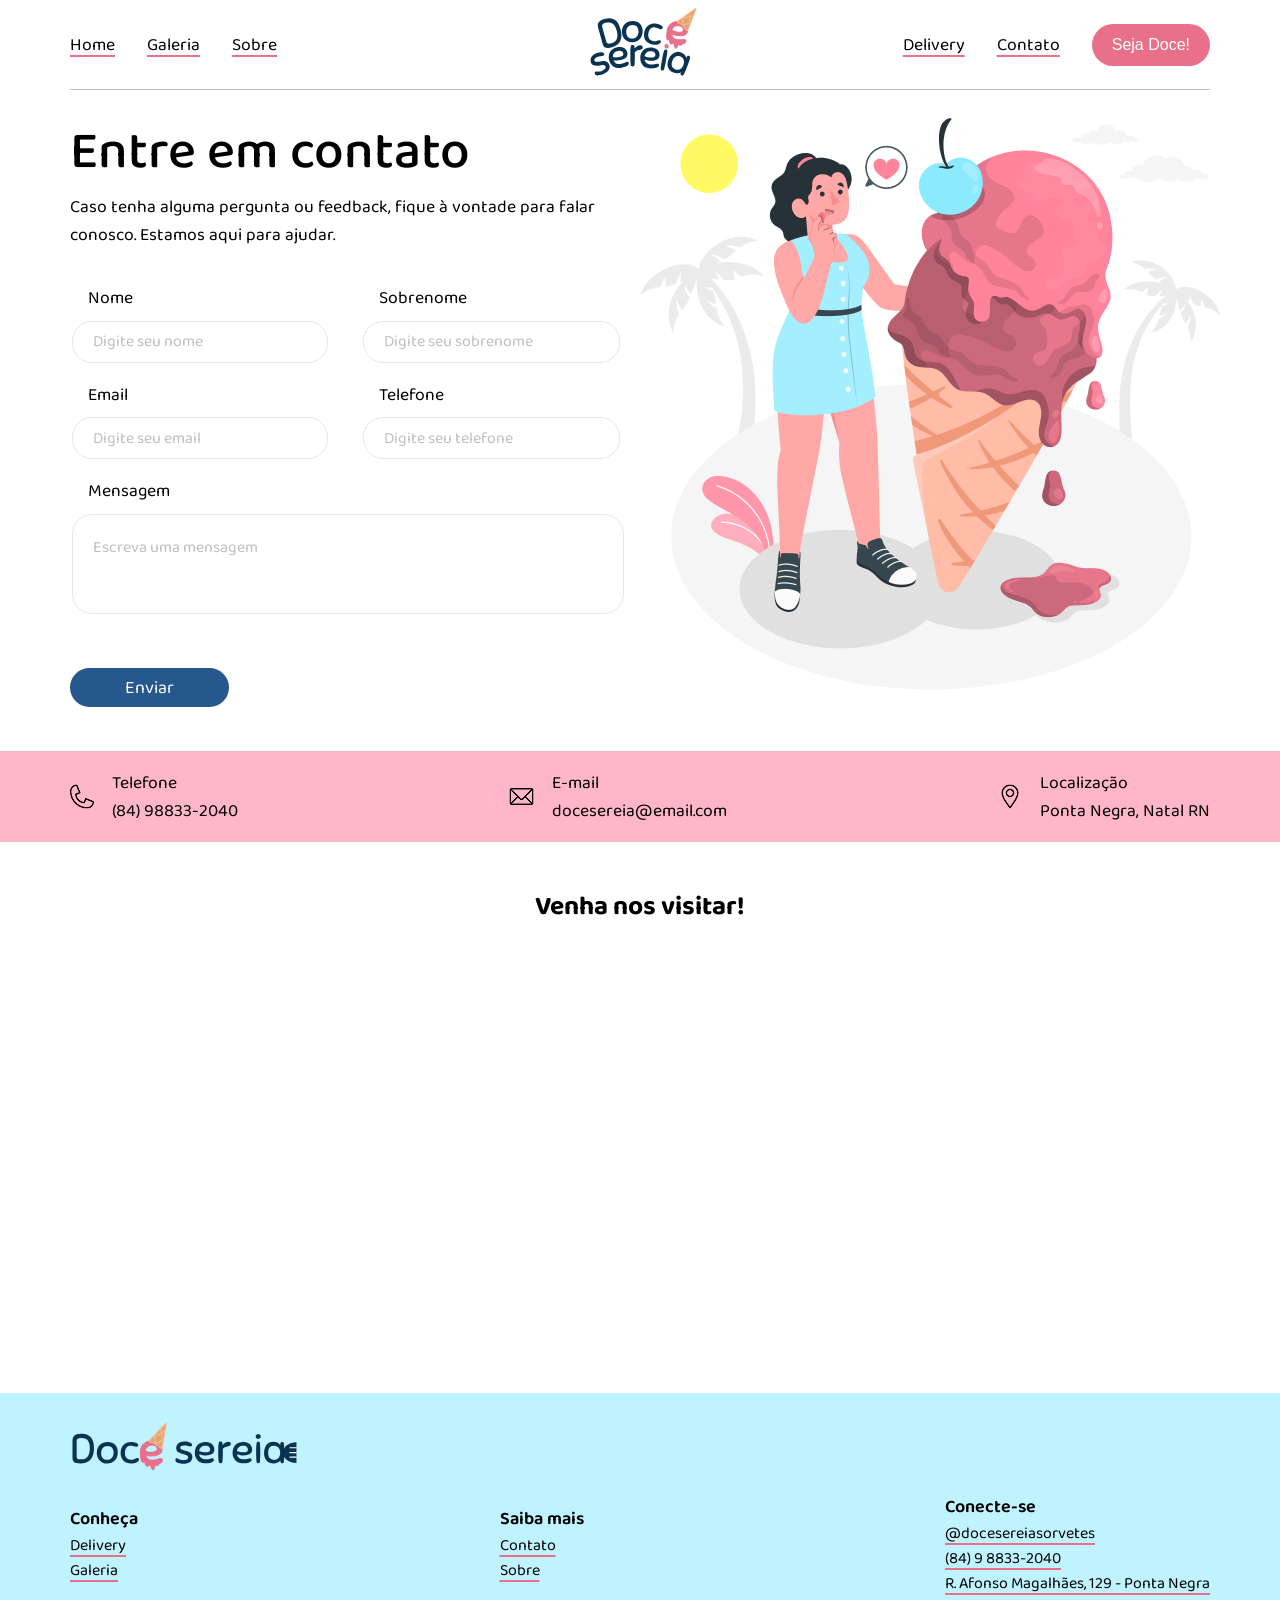
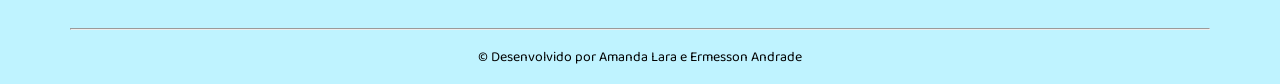
<file: contact.html>
<!DOCTYPE html>
<html lang="pt-br">
<head>
    <meta charset="UTF-8">
    <meta name="viewport" content="width=device-width, initial-scale=1.0">
    <title>Contato</title>
    <link rel="shortcut icon" href="assets/icons/favicon.png" type="image/x-icon">
    <link rel="stylesheet" href="styles/main.css">
    <link rel="stylesheet" href="https://cdnjs.cloudflare.com/ajax/libs/font-awesome/5.15.4/css/all.min.css">
    <link rel="stylesheet" href="styles/contact.css">
    <script src="scripts/main.js"></script>
</head>
<body>
    <header class="">
        <div class="header-desktop container flex-row">
            <nav class="nav-header">
                <ul class="flex-row">
                    <li>
                        <a class="pink-underline" href="index.html">Home</a>
                    </li>
                    <li>
                        <a class="pink-underline" href="gallery.html">Galeria</a>
                    </li>
                    <li>
                        <a class="pink-underline" href="about.html">Sobre</a>
                    </li>
                </ul>
            </nav>

            <figure class="logo-header">
                <a href="index.html">
                    <img src="assets/vectors/logo-vertical.svg" alt="Logo vertical da Doce Sereia">
                </a>
            </figure>
            <nav class="nav-header flex-row">
                <ul class="flex-row">
                    <li>
                        <a class="pink-underline" href="delivery.html">Delivery</a>
                    </li>
                    <li>
                        <a class="pink-underline" href="contact.html">Contato</a>
                    </li>
                </ul>

                <button class="seja-doce-button">
                    <a href="register.html">Seja Doce!</a>
                </button>
            </nav>
        </div>
        <div class="header-mobile">
            <figure class="logo-header-mobile">
                <img src="assets/vectors/logo-horizontal.svg" alt="">
            </figure>

            <div class="dropdown">
                <button class="dropbtn">
                    <i class="fa fa-bars"></i>
                </button>
                <div class="dropdown-content">
                    <a href="index.html">Home</a>
                    <a href="gallery.html">Galeria</a>
                    <a href="about.html">Sobre</a>
                    <a href="delivery.html">Delivery</a>
                    <a href="contact.html">Contato</a>
                    <a href="register.html">Seja Doce</a>
                </div>
            </div>
        </div>
    </header>

    <main>
        <div class="first-section container">
            <div class="contato">
                <h1>Entre em contato</h1>
                <p>Caso tenha alguma pergunta ou feedback, fique à vontade para falar conosco. Estamos aqui para ajudar. </p>
                <form class="contact-form" action="#">
                    <label for="nome">Nome
                        <input type="text" id="nome" placeholder="Digite seu nome">
                    </label>
                    <label for="sobrenome">Sobrenome
                        <input type="text" id="sobrenome" placeholder="Digite seu sobrenome">
                    </label>
                    <label for="email">Email
                        <input type="email" id="email" placeholder="Digite seu email">
                    </label>
                    <label for="telefone">Telefone
                        <input type="text" id="Digite seu telefone" placeholder="Digite seu telefone">
                    </label>
                    <label for="mensagem">Mensagem
                        <textarea id="mensagem" placeholder="Escreva uma mensagem"></textarea><br>
                    </label>
                    <input type="submit" id="enviar" value="Enviar"> 
                </form>
            </div>
            <figure class="vector1"><img src="assets/others/image_contact.png" alt="figura"></figure>
        </div>

        <div class="box2">
            <div class="box2_part">
                <img src="assets/icons/Phone.png" alt="Ícone de telefone">
                <p>Telefone<br>(84) 98833-2040</p>
            </div>
            <div class="box2_part">
                <img src="assets/icons/Email.png" alt="Ícone de email">
                <p>E-mail<br>docesereia@email.com</p>
            </div>
            <div class="box2_part">
                <img src="assets/icons/Location.png" alt="Ícone de localização">
                <p>Localização<br>Ponta Negra, Natal RN</p>
            </div>
        </div>

        <div class="box3 container">
            <h2>Venha nos visitar!</h2>
            <iframe id= location src="https://www.google.com/maps/embed?pb=!1m18!1m12!1m3!1d3968.797881437036!2d-35.17411892538938!3d-5.884002094099752!2m3!1f0!2f0!3f0!3m2!1i1024!2i768!4f13.1!3m3!1m2!1s0x7b2f8d61bbed617%3A0x53a7f63f9d6eb7e3!2sR.%20Afonso%20Magalh%C3%A3es%2C%20129%20-%20Vila%20de%20Ponta%20Negra%2C%20Natal%20-%20RN%2C%2059090-200!5e0!3m2!1sen!2sbr!4v1740086574136!5m2!1sen!2sbr" width="1163" height="365" style="border:0;" allowfullscreen="" loading="lazy" referrerpolicy="no-referrer-when-downgrade"></iframe>
        </div>
    </main>

    <footer class="flex-column">
        <div class="footer-content">
            <figure class="logo-footer">
                <img src="assets/vectors/logo-horizontal.svg" alt="Logo Horizontal da Doce Sereia">
            </figure>
    
            <div class="info-wrapper-footer">
                <!-- ADICIONAR ÍCONES COM FONT AWESOME DEPOIS -->
                <div class="footer-discover">
                    <ul>
                        <li class="footer-section-title">Conheça</li>
                        <li class="pink-underline">
                            <i></i><a href="delivery.html">Delivery</a>
                        </li>
                        <li class="pink-underline">
                            <i></i><a href="gallery.html">Galeria</a>
                        </li>
                    </ul>
                </div>
                <div class="footer-findout-more">
                    <ul>
                        <li class="footer-section-title">Saiba mais</li>
                        <li class="pink-underline">
                            <a href="contact.html">Contato</a>
                        </li>
                        <li class="pink-underline">
                            <a href="about.html">Sobre</a>
                        </li>
                    </ul>
                </div>
                <div class="connect">
                    <ul>
                        <li class="footer-section-title">Conecte-se</li>
                        <li class="pink-underline">
                            <i></i><a target="_blank" href="https://www.instagram.com/docesereiasorvetes/">@docesereiasorvetes</a>
                        </li>
                        <li class="pink-underline">
                            <i></i><a target="_blank" href="tel:+5584998332040">(84) 9 8833-2040</a>
                        </li>
                        <li class="pink-underline">
                            <i></i><a target="_blank" href="https://maps.app.goo.gl/mbs2X7UTCmA4CGFN6">R. Afonso Magalhães, 129 - Ponta Negra</a>
                        </li>
                    </ul>
                </div>
            </div>

            <div class="credits">
                <hr class="footer-divider flex-column">
                <p>&copy; Desenvolvido por Amanda Lara e Ermesson Andrade</p>
            </div>
        </div>
    </footer> 
</body>
</html>
</file>
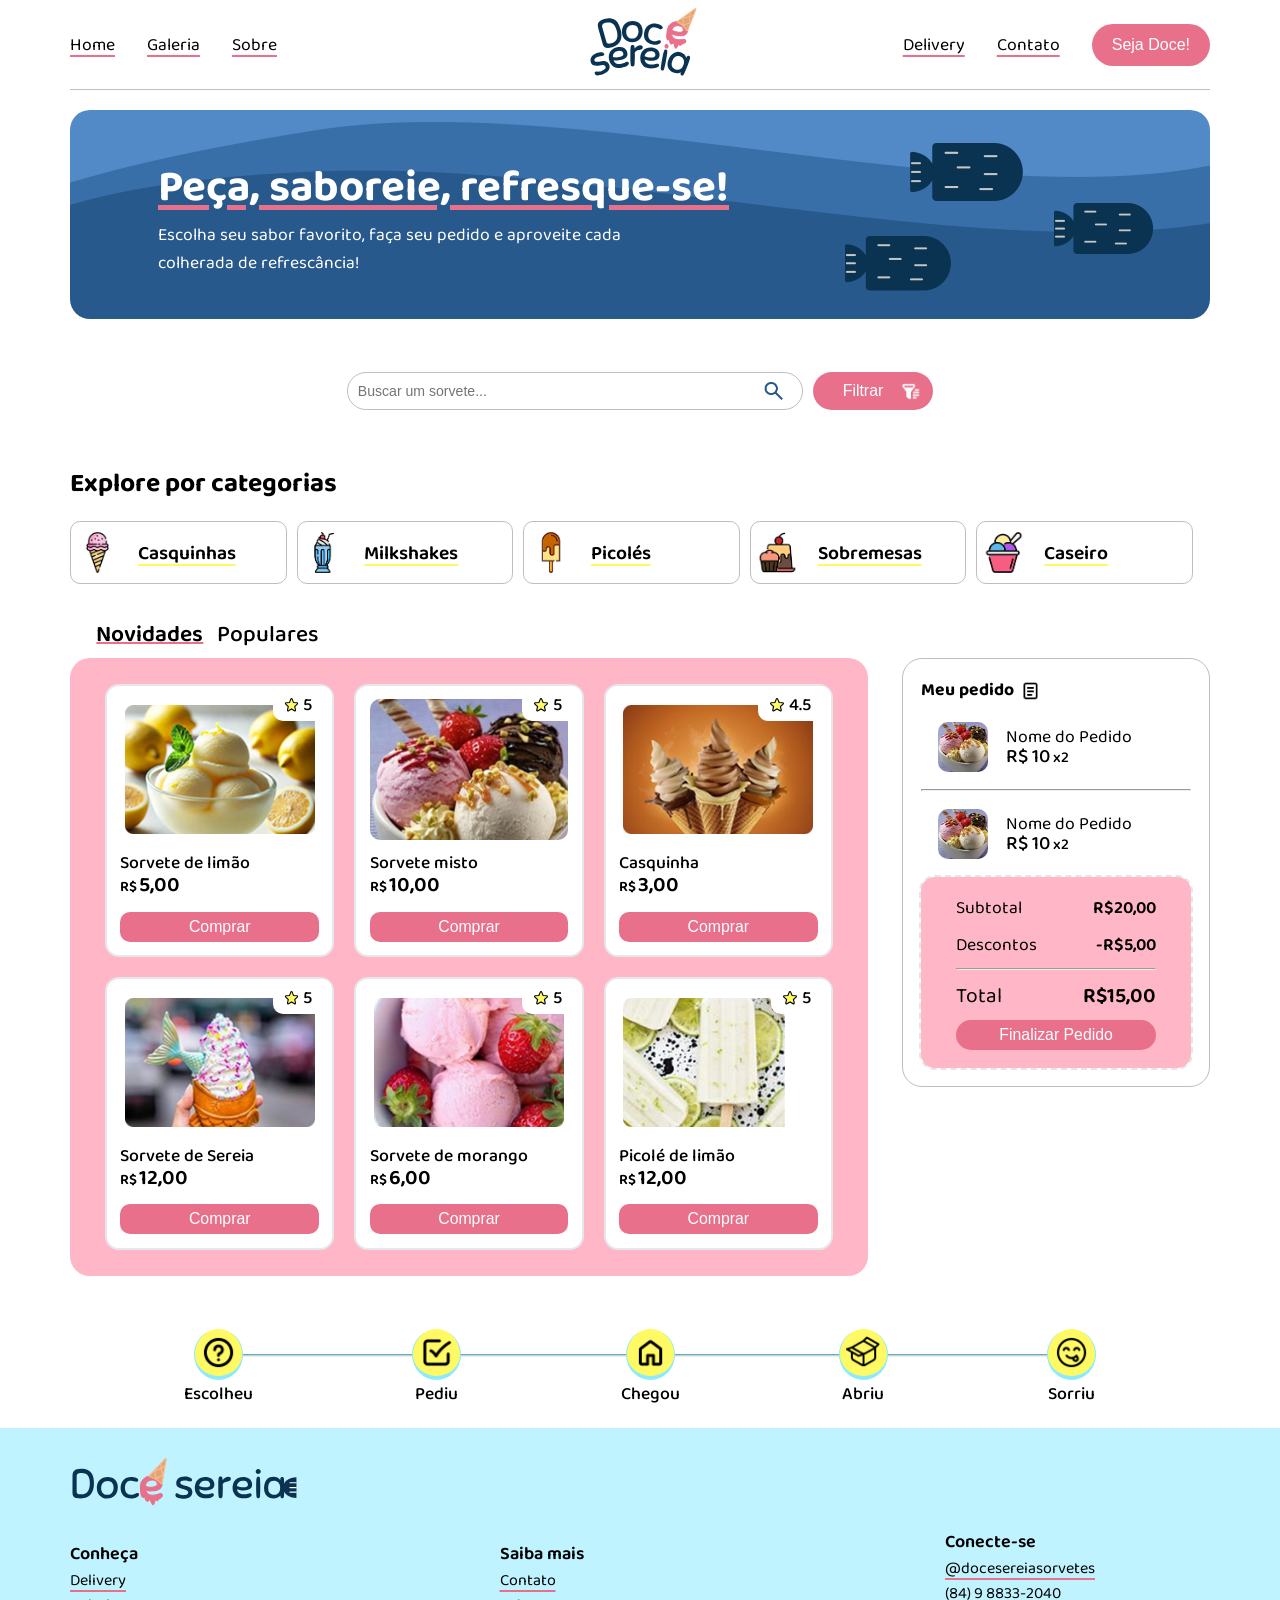
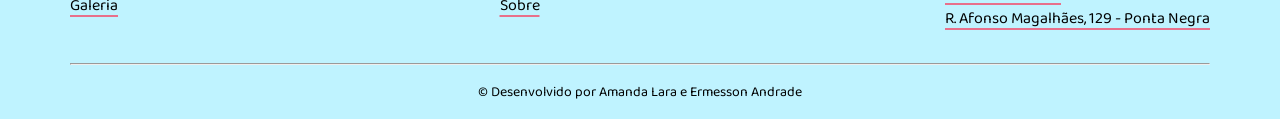
<file: delivery.html>
<!DOCTYPE html>
<html lang="pt-br">
<head>
    <meta charset="UTF-8">
    <meta name="viewport" content="width=device-width, initial-scale=1.0">
    <title>Delivery</title>
    <link rel="shortcut icon" href="assets/icons/favicon.png" type="image/x-icon">
    <link rel="stylesheet" href="styles/main.css">
    <link rel="stylesheet" href="https://cdnjs.cloudflare.com/ajax/libs/font-awesome/5.15.4/css/all.min.css">
    <script src="scripts/main.js"></script>
    <link rel="stylesheet" href="styles/delivery.css">
</head>
<body>
    <header class="">
        <div class="header-desktop container flex-row">
            <nav class="nav-header">
                <ul class="flex-row">
                    <li>
                        <a class="pink-underline" href="index.html">Home</a>
                    </li>
                    <li>
                        <a class="pink-underline" href="gallery.html">Galeria</a>
                    </li>
                    <li>
                        <a class="pink-underline" href="about.html">Sobre</a>
                    </li>
                </ul>
            </nav>

            <figure class="logo-header">
                <a href="index.html">
                    <img src="assets/vectors/logo-vertical.svg" alt="Logo vertical da Doce Sereia">
                </a>
            </figure>
            <nav class="nav-header flex-row">
                <ul class="flex-row">
                    <li>
                        <a class="pink-underline" href="delivery.html">Delivery</a>
                    </li>
                    <li>
                        <a class="pink-underline" href="contact.html">Contato</a>
                    </li>
                </ul>

                <button class="seja-doce-button">
                    <a href="register.html">Seja Doce!</a>
                </button>
            </nav>
        </div>
        <div class="header-mobile">
            <figure class="logo-header-mobile">
                <img src="assets/vectors/logo-horizontal.svg" alt="">
            </figure>

            <div class="dropdown">
                <button class="dropbtn">
                    <i class="fa fa-bars"></i>
                </button>
                <div class="dropdown-content">
                    <a href="index.html">Home</a>
                    <a href="gallery.html">Galeria</a>
                    <a href="about.html">Sobre</a>
                    <a href="delivery.html">Delivery</a>
                    <a href="contact.html">Contato</a>
                    <a href="register.html">Seja Doce</a>
                </div>
            </div>
        </div>
    </header>

    <main class="flex-column">
        <section class="delivery-banner">
            <h1 class="pink-underline">Peça, saboreie, refresque-se!</h1>
            <p>Escolha seu sabor favorito, faça seu pedido e aproveite cada colherada de refrescância!</p>
        </section>

        <div class="search-filter-bar">
            <input type="text" placeholder="Buscar um sorvete..." class="search-bar-delivery">
            <button class="filter-button">Filtrar</button>
        </div>
    
        <section class="explore flex-row container" style="flex-wrap: wrap;">
            <div class="explore-by-category">
                <h2>Explore por categorias</h2>
                <div class="cateories-wrapper flex-row">
                    <div class="flex-row">
                        <img src="assets/icons/category-1.png" alt="Casquinha" class="category-icon">
                        <h3 class="yellow-underline">Casquinhas</h3>
                    </div>
                    <div class="flex-row">
                        <img src="assets/icons/category-2.png" alt="Milkshake" class="category-icon">
                        <h3 class="yellow-underline">Milkshakes</h3>
                    </div>
                    <div class="flex-row">
                        <img src="assets/icons/category-3.png" alt="Picolé" class="category-icon">
                        <h3 class="yellow-underline">Picolés</h3>
                    </div>
                    <div class="flex-row">
                        <img src="assets/icons/category-4.png" alt="Sobremesa" class="category-icon">
                        <h3 class="yellow-underline">Sobremesas</h3>
                    </div>
                    <div class="flex-row">
                        <img src="assets/icons/category-5.png" alt="Sorvete caseiro" class="category-icon">
                        <h3 class="yellow-underline">Caseiro</h3>
                    </div>
                </div>
            </div>
            
            <div class="explore-tabs">
                <fieldset>
                    <input type="radio" name="tabs" id="tab-new" checked>
                    <label for="tab-new">Novidades</label>
                    <input type="radio" name="tabs" id="tab-popular">
                    <label for="tab-popular">Populares</label>
                </fieldset>
            </div>

            <div class="explore-icecreams">
                <div class="icecreams-cards-wrapper grid">
                    <div class="icecream-card">
                        <img src="assets/imgs/sorvete de limao.png" alt="Sorvete de Limão" class="icecream-card-img">
                        <h2 class="icecream-card-title">Sorvete de limão</h2>
                        <h3 class="icecream-card-price"><span class="rs">R$</span>5,00</h3>
                        <button class="buy-button">Comprar</button>
                        <div class="icecream-rating">
                            <img src="assets/icons/rate-icon.svg" alt="Avaliações">
                            <p>5</p>
                        </div>
                    </div>
                    <div class="icecream-card">
                        <img src="assets/imgs/sorvete-misto.png" alt="Sorvete misto" class="icecream-card-img">
                        <h2 class="icecream-card-title">Sorvete misto</h2>
                        <h3 class="icecream-card-price"><span class="rs">R$</span>10,00</h3>
                        <button class="buy-button">Comprar</button>
                        <div class="icecream-rating">
                            <img src="assets/icons/rate-icon.svg" alt="Avaliações">
                            <p>5</p>
                        </div>
                    </div>
                    <div class="icecream-card">
                        <img src="assets/imgs/casquinha.png" alt="Casquinha" class="icecream-card-img">
                        <h2 class="icecream-card-title">Casquinha</h2>
                        <h3 class="icecream-card-price"><span class="rs">R$</span>3,00</h3>
                        <button class="buy-button">Comprar</button>
                        <div class="icecream-rating">
                            <img src="assets/icons/rate-icon.svg" alt="Avaliações">
                            <p>4.5</p>
                        </div>
                    </div>
                    <div class="icecream-card">
                        <img src="assets/imgs/sorvete de sereia.png" alt="Sorvete de Sereia" class="icecream-card-img">
                        <h2 class="icecream-card-title">Sorvete de Sereia</h2>
                        <h3 class="icecream-card-price"><span class="rs">R$</span>12,00</h3>
                        <button class="buy-button">Comprar</button>
                        <div class="icecream-rating">
                            <img src="assets/icons/rate-icon.svg" alt="Avaliações">
                            <p>5</p>
                        </div>
                    </div>
                    <div class="icecream-card">
                        <img src="assets/imgs/sorvete de morango.png" alt="Sorvete de morango" class="icecream-card-img">
                        <h2 class="icecream-card-title">Sorvete de morango</h2>
                        <h3 class="icecream-card-price"><span class="rs">R$</span>6,00</h3>
                        <button class="buy-button">Comprar</button>
                        <div class="icecream-rating">
                            <img src="assets/icons/rate-icon.svg" alt="Avaliações">
                            <p>5</p>
                        </div>
                    </div>
                    <div class="icecream-card">
                        <img src="assets/imgs/picole de limao.png" alt="Picole de limao" class="icecream-card-img">
                        <h2 class="icecream-card-title">Picolé de limão</h2>
                        <h3 class="icecream-card-price"><span class="rs">R$</span>12,00</h3>
                        <button class="buy-button">Comprar</button>
                        <div class="icecream-rating">
                            <img src="assets/icons/rate-icon.svg" alt="Avaliações">
                            <p>5</p>
                        </div>
                    </div>
                </div>
            </div>
    
            <div class="my-order flex-column">
                <div class="flex-row order-header">
                    <h1 class="flex-row">Meu pedido <img src="assets/icons/order-icon.png" alt="Ícone de pedido"></h1>
                </div>
                
                <div class="order-item flex-row">
                    <figure class="order-preview">
                        <img src="assets/imgs/sorvete-misto.png" alt="Preview do Pedido">
                    </figure>
                    <div class="order-info">
                        <h2 class="order-name">Nome do Pedido</h2>
                        <p class="order-price-quantity">R$ 10<span class="order-price-quantity">x2</span></p>
                    </div>
                </div>
                
                <hr class="order-divider">

                <div class="order-item flex-row">
                    <figure class="order-preview">
                        <img src="assets/imgs/sorvete-misto.png" alt="Preview do Pedido">
                    </figure>
                    <div class="order-info">
                        <h2 class="order-name">Nome do Pedido</h2>
                        <p class="order-price-quantity">R$ 10<span class="order-price-quantity">x2</span></p>
                    </div>
                </div>
                
                <div class="finish-order flex-column">
                    <p class="flex-row"><span class="subtotal">Subtotal</span><span class="subtotal-value">R$20,00</span></p>
                    <p class="flex-row"><span class="discount">Descontos</span><span class="discount-value">-R$5,00</span></p>
                    <hr class="finish-order-divider">
                    <p class="flex-row"><span class="total">Total</span><span class="total-value">R$15,00</span></p>
                    <button class="finish-order-button">Finalizar Pedido</button>
                </div>
            </div>
        </section>
    
        <section class="flow-diagram flex-row">
            <hr class="flow-diagram-line">
            <div class="flow-diagram-step flex-column">
                <figure class="flow-diagram-step-icon">
                    <img src="assets/icons/interrogation-step.png" alt="Interrogação">
                </figure>
                <p>Escolheu</p>
            </div>
            <div class="flow-diagram-step flex-column">
                <figure class="flow-diagram-step-icon">
                    <img src="assets/icons/check-step.png" alt="Ícone de check">
                </figure>
                <p>Pediu</p>
            </div>
            <div class="flow-diagram-step flex-column">
                <figure class="flow-diagram-step-icon">
                    <img src="assets/icons/house-step.png" alt="Casa">
                </figure>
                <p>Chegou</p>
            </div>
            <div class="flow-diagram-step flex-column">
                <figure class="flow-diagram-step-icon">
                    <img src="assets/icons/box-step.png" alt="Caixa aberta">
                </figure>
                <p>Abriu</p>
            </div>
            <div class="flow-diagram-step flex-column">
                <figure class="flow-diagram-step-icon">
                    <img src="assets/icons/smile-step.png" alt="Sorriso">
                </figure>
                <p>Sorriu</p>
            </div>
        </section>
    </main>


    <footer class="flex-column">
        <div class="footer-content">
            <figure class="logo-footer">
                <img src="assets/vectors/logo-horizontal.svg" alt="Logo Horizontal da Doce Sereia">
            </figure>
    
            <div class="info-wrapper-footer">
                <!-- ADICIONAR ÍCONES COM FONT AWESOME DEPOIS -->
                <div class="footer-discover">
                    <ul>
                        <li class="footer-section-title">Conheça</li>
                        <li class="pink-underline">
                            <i></i><a href="delivery.html">Delivery</a>
                        </li>
                        <li class="pink-underline">
                            <i></i><a href="gallery.html">Galeria</a>
                        </li>
                    </ul>
                </div>
                <div class="footer-findout-more">
                    <ul>
                        <li class="footer-section-title">Saiba mais</li>
                        <li class="pink-underline">
                            <a href="contact.html">Contato</a>
                        </li>
                        <li class="pink-underline">
                            <a href="about.html">Sobre</a>
                        </li>
                    </ul>
                </div>
                <div class="connect">
                    <ul>
                        <li class="footer-section-title">Conecte-se</li>
                        <li class="pink-underline">
                            <i></i><a target="_blank" href="https://www.instagram.com/docesereiasorvetes/">@docesereiasorvetes</a>
                        </li>
                        <li class="pink-underline">
                            <i></i><a target="_blank" href="tel:+5584998332040">(84) 9 8833-2040</a>
                        </li>
                        <li class="pink-underline">
                            <i></i><a target="_blank" href="https://maps.app.goo.gl/mbs2X7UTCmA4CGFN6">R. Afonso Magalhães, 129 - Ponta Negra</a>
                        </li>
                    </ul>
                </div>
            </div>

            <div class="credits">
                <hr class="footer-divider flex-column">
                <p>&copy; Desenvolvido por Amanda Lara e Ermesson Andrade</p>
            </div>
        </div>
    </footer> 
</body>
</html>
</file>
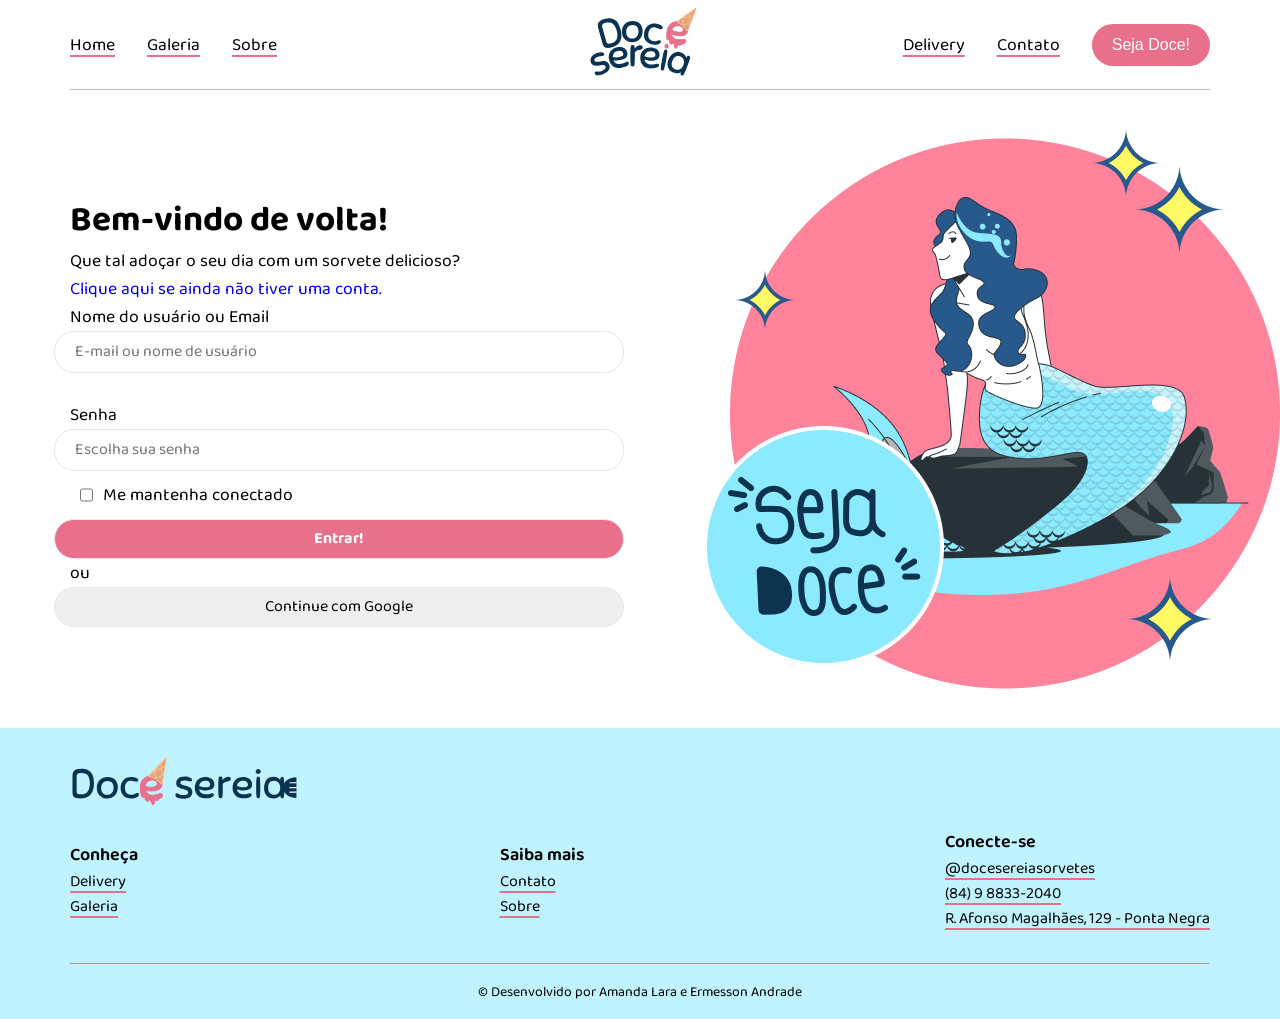
<file: login.html>
<!DOCTYPE html>
<html lang="pt-br">
<head>
    <meta charset="UTF-8">
    <meta name="viewport" content="width=device-width, initial-scale=1.0">
    <title>Login</title>
    <link rel="shortcut icon" href="assets/icons/favicon.png" type="image/x-icon">
    <link rel="stylesheet" href="styles/main.css">
    <link rel="stylesheet" href="https://cdnjs.cloudflare.com/ajax/libs/font-awesome/5.15.4/css/all.min.css">
    <link rel="stylesheet" href="styles/login.css">
    <script src="scripts/main.js"></script>
</head>
<body>
    <header class="">
        <div class="header-desktop container flex-row">
            <nav class="nav-header">
                <ul class="flex-row">
                    <li>
                        <a class="pink-underline" href="index.html">Home</a>
                    </li>
                    <li>
                        <a class="pink-underline" href="gallery.html">Galeria</a>
                    </li>
                    <li>
                        <a class="pink-underline" href="about.html">Sobre</a>
                    </li>
                </ul>
            </nav>

            <figure class="logo-header">
                <a href="index.html">
                    <img src="assets/vectors/logo-vertical.svg" alt="Logo vertical da Doce Sereia">
                </a>
            </figure>
            <nav class="nav-header flex-row">
                <ul class="flex-row">
                    <li>
                        <a class="pink-underline" href="delivery.html">Delivery</a>
                    </li>
                    <li>
                        <a class="pink-underline" href="contact.html">Contato</a>
                    </li>
                </ul>

                <button class="seja-doce-button">
                    <a href="register.html">Seja Doce!</a>
                </button>
            </nav>
        </div>
        <div class="header-mobile">
            <figure class="logo-header-mobile">
                <img src="assets/vectors/logo-horizontal.svg" alt="">
            </figure>

            <div class="dropdown">
                <button class="dropbtn">
                    <i class="fa fa-bars"></i>
                </button>
                <div class="dropdown-content">
                    <a href="index.html">Home</a>
                    <a href="gallery.html">Galeria</a>
                    <a href="about.html">Sobre</a>
                    <a href="delivery.html">Delivery</a>
                    <a href="contact.html">Contato</a>
                    <a href="register.html">Seja Doce</a>
                </div>
            </div>
        </div>
    </header>

    <main>
        <div class="first-section container">
            <div class="Login">
                <h1>Bem-vindo de volta!</h1>
                <p>Que tal adoçar o seu dia com um sorvete delicioso?</p>
                <p><a href="register.html">Clique aqui se ainda não tiver uma conta.</a></p>
                <form class="login-form" action="#">
                    <label for="usuario">Nome do usuário ou Email 
                        <input type="text" id="usuario" placeholder="E-mail ou nome de usuário">
                    </label><br>
                    <label for="senha">Senha <br>
                        <input type="password" id="senha" placeholder="Escolha sua senha">
                    </label>
                    <div id="conected-button">
                    <input type="checkbox" id="conectado">
                    <label for="conectado">Me mantenha conectado</label>
                    </div>
                    <input type="submit" id="enviar" value="Entrar!"> 
                    <p>ou</p>
                    <input type="submit" id="google" value="Continue com Google"> 
                </form>
            </div>
            <figure class="vector1"><img src="assets/others/image_login.png" alt="figura"></figure>
        </div>
    </main>

    <footer class="flex-column">
        <div class="footer-content">
            <figure class="logo-footer">
                <img src="assets/vectors/logo-horizontal.svg" alt="Logo Horizontal da Doce Sereia">
            </figure>
    
            <div class="info-wrapper-footer">
                <!-- ADICIONAR ÍCONES COM FONT AWESOME DEPOIS -->
                <div class="footer-discover">
                    <ul>
                        <li class="footer-section-title">Conheça</li>
                        <li class="pink-underline">
                            <i></i><a href="delivery.html">Delivery</a>
                        </li>
                        <li class="pink-underline">
                            <i></i><a href="gallery.html">Galeria</a>
                        </li>
                    </ul>
                </div>
                <div class="footer-findout-more">
                    <ul>
                        <li class="footer-section-title">Saiba mais</li>
                        <li class="pink-underline">
                            <a href="contact.html">Contato</a>
                        </li>
                        <li class="pink-underline">
                            <a href="about.html">Sobre</a>
                        </li>
                    </ul>
                </div>
                <div class="connect">
                    <ul>
                        <li class="footer-section-title">Conecte-se</li>
                        <li class="pink-underline">
                            <i></i><a target="_blank" href="https://www.instagram.com/docesereiasorvetes/">@docesereiasorvetes</a>
                        </li>
                        <li class="pink-underline">
                            <i></i><a target="_blank" href="tel:+5584998332040">(84) 9 8833-2040</a>
                        </li>
                        <li class="pink-underline">
                            <i></i><a target="_blank" href="https://maps.app.goo.gl/mbs2X7UTCmA4CGFN6">R. Afonso Magalhães, 129 - Ponta Negra</a>
                        </li>
                    </ul>
                </div>
            </div>

            <div class="credits">
                <hr class="footer-divider flex-column">
                <p>&copy; Desenvolvido por Amanda Lara e Ermesson Andrade</p>
            </div>
        </div>
    </footer> 

</body>
</html>
</file>
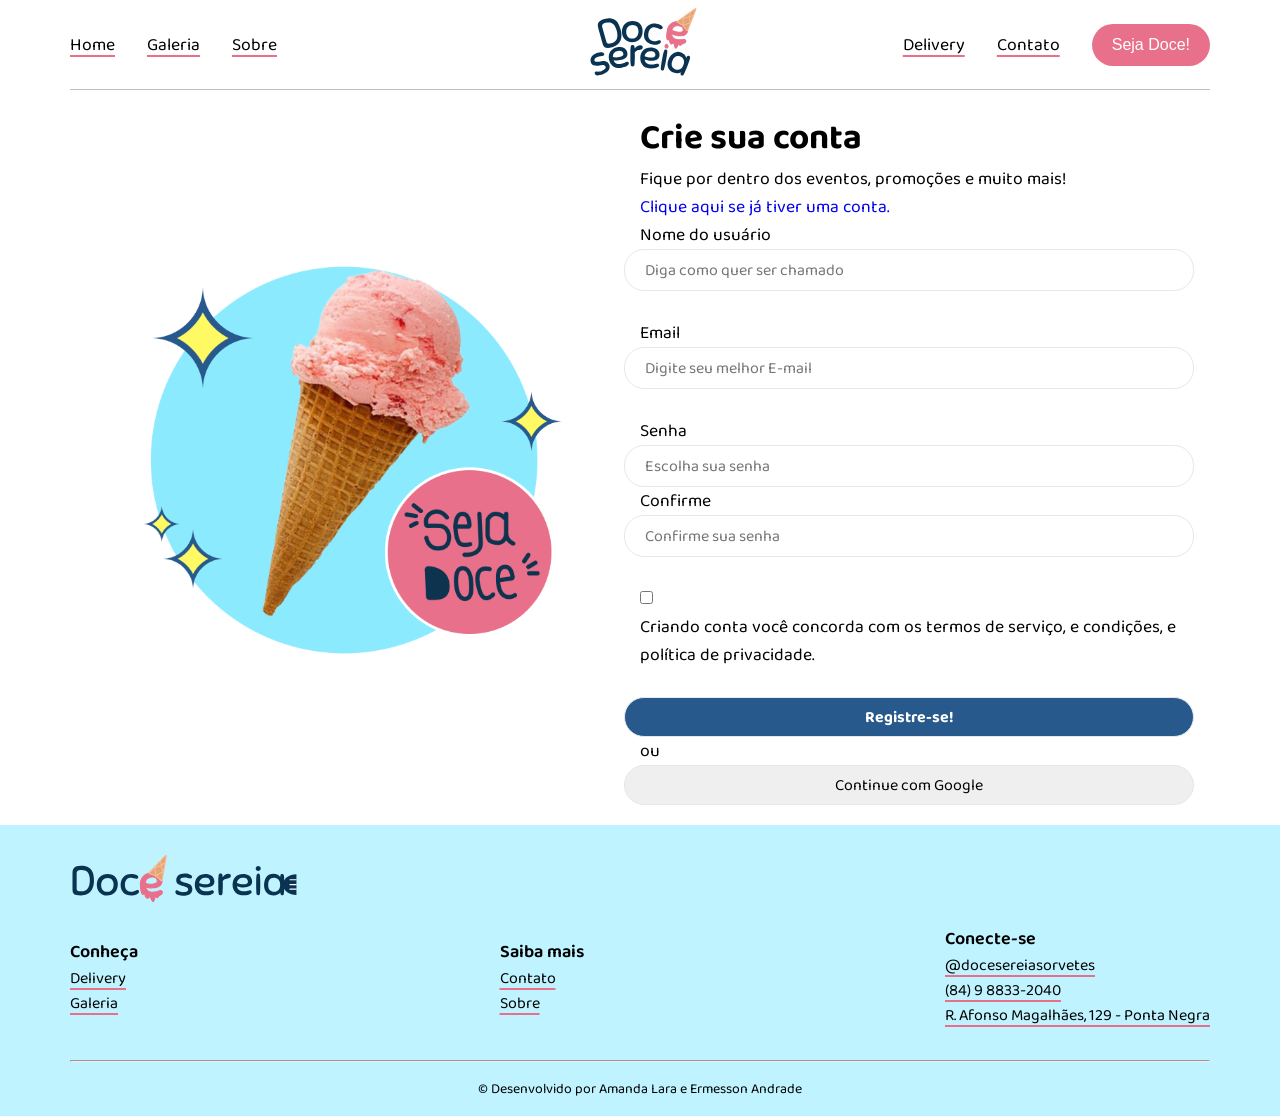
<file: register.html>
<!DOCTYPE html>
<html lang="pt-br">
<head>
    <meta charset="UTF-8">
    <meta name="viewport" content="width=device-width, initial-scale=1.0">
    <title>Registro</title>
    <link rel="shortcut icon" href="assets/icons/favicon.png" type="image/x-icon">
    <link rel="stylesheet" href="styles/main.css">
    <link rel="stylesheet" href="https://cdnjs.cloudflare.com/ajax/libs/font-awesome/5.15.4/css/all.min.css">
    <link rel="stylesheet" href="styles/register.css">
    <script src="scripts/main.js"></script>
</head>
<body>
    <header class="">
        <div class="header-desktop container flex-row">
            <nav class="nav-header">
                <ul class="flex-row">
                    <li>
                        <a class="pink-underline" href="index.html">Home</a>
                    </li>
                    <li>
                        <a class="pink-underline" href="gallery.html">Galeria</a>
                    </li>
                    <li>
                        <a class="pink-underline" href="about.html">Sobre</a>
                    </li>
                </ul>
            </nav>

            <figure class="logo-header">
                <a href="index.html">
                    <img src="assets/vectors/logo-vertical.svg" alt="Logo vertical da Doce Sereia">
                </a>
            </figure>
            <nav class="nav-header flex-row">
                <ul class="flex-row">
                    <li>
                        <a class="pink-underline" href="delivery.html">Delivery</a>
                    </li>
                    <li>
                        <a class="pink-underline" href="contact.html">Contato</a>
                    </li>
                </ul>

                <button class="seja-doce-button">
                    <a href="register.html">Seja Doce!</a>
                </button>
            </nav>
        </div>
        <div class="header-mobile">
            <figure class="logo-header-mobile">
                <img src="assets/vectors/logo-horizontal.svg" alt="">
            </figure>

            <div class="dropdown">
                <button class="dropbtn">
                    <i class="fa fa-bars"></i>
                </button>
                <div class="dropdown-content">
                    <a href="index.html">Home</a>
                    <a href="gallery.html">Galeria</a>
                    <a href="about.html">Sobre</a>
                    <a href="delivery.html">Delivery</a>
                    <a href="contact.html">Contato</a>
                    <a href="register.html">Seja Doce</a>
                </div>
            </div>
        </div>
    </header>

    <main>
        <div class="first-section container">
            <figure class="vector1"><img src="assets/others/image_register.png" alt="figura"></figure>
            <div class="Registro">
                <h1>Crie sua conta</h1>
                <p>Fique por dentro dos eventos, promoções e muito mais!</p>
                <p><a href="login.html">Clique aqui se já tiver uma conta.</a></p>
                <form class="register-form" action="#">
                    <label for="usuario">Nome do usuário
                        <input type="text" id="usuario" placeholder="Diga como quer ser chamado">
                    </label><br>
                    <label for="email">Email
                        <input type="email" id="email" placeholder="Digite seu melhor E-mail">
                    </label><br>
                    <label for="senha">Senha
                        <input type="password" id="senha" placeholder="Escolha sua senha">
                    </label>
                    <label for="confirma_senha">Confirme
                        <input type="password" id="senha" placeholder="Confirme sua senha">
                    </label><br>
                    <input type="checkbox" id="coditions">
                    <label for="coditions">Criando conta você concorda com os termos de serviço,  e condições, e política de privacidade.</label><br>
                    <input type="submit" id="enviar" value="Registre-se!"> 
                    <p>ou</p>
                    <input type="submit" id="google" value="Continue com Google"> 
                </form>
            </div>
        </div>
    </main>

    <footer class="flex-column">
        <div class="footer-content">
            <figure class="logo-footer">
                <img src="assets/vectors/logo-horizontal.svg" alt="Logo Horizontal da Doce Sereia">
            </figure>
    
            <div class="info-wrapper-footer">
                <!-- ADICIONAR ÍCONES COM FONT AWESOME DEPOIS -->
                <div class="footer-discover">
                    <ul>
                        <li class="footer-section-title">Conheça</li>
                        <li class="pink-underline">
                            <i></i><a href="delivery.html">Delivery</a>
                        </li>
                        <li class="pink-underline">
                            <i></i><a href="gallery.html">Galeria</a>
                        </li>
                    </ul>
                </div>
                <div class="footer-findout-more">
                    <ul>
                        <li class="footer-section-title">Saiba mais</li>
                        <li class="pink-underline">
                            <a href="contact.html">Contato</a>
                        </li>
                        <li class="pink-underline">
                            <a href="about.html">Sobre</a>
                        </li>
                    </ul>
                </div>
                <div class="connect">
                    <ul>
                        <li class="footer-section-title">Conecte-se</li>
                        <li class="pink-underline">
                            <i></i><a target="_blank" href="https://www.instagram.com/docesereiasorvetes/">@docesereiasorvetes</a>
                        </li>
                        <li class="pink-underline">
                            <i></i><a target="_blank" href="tel:+5584998332040">(84) 9 8833-2040</a>
                        </li>
                        <li class="pink-underline">
                            <i></i><a target="_blank" href="https://maps.app.goo.gl/mbs2X7UTCmA4CGFN6">R. Afonso Magalhães, 129 - Ponta Negra</a>
                        </li>
                    </ul>
                </div>
            </div>

            <div class="credits">
                <hr class="footer-divider flex-column">
                <p>&copy; Desenvolvido por Amanda Lara e Ermesson Andrade</p>
            </div>
        </div>
    </footer> 

</body>
</html>
</file>
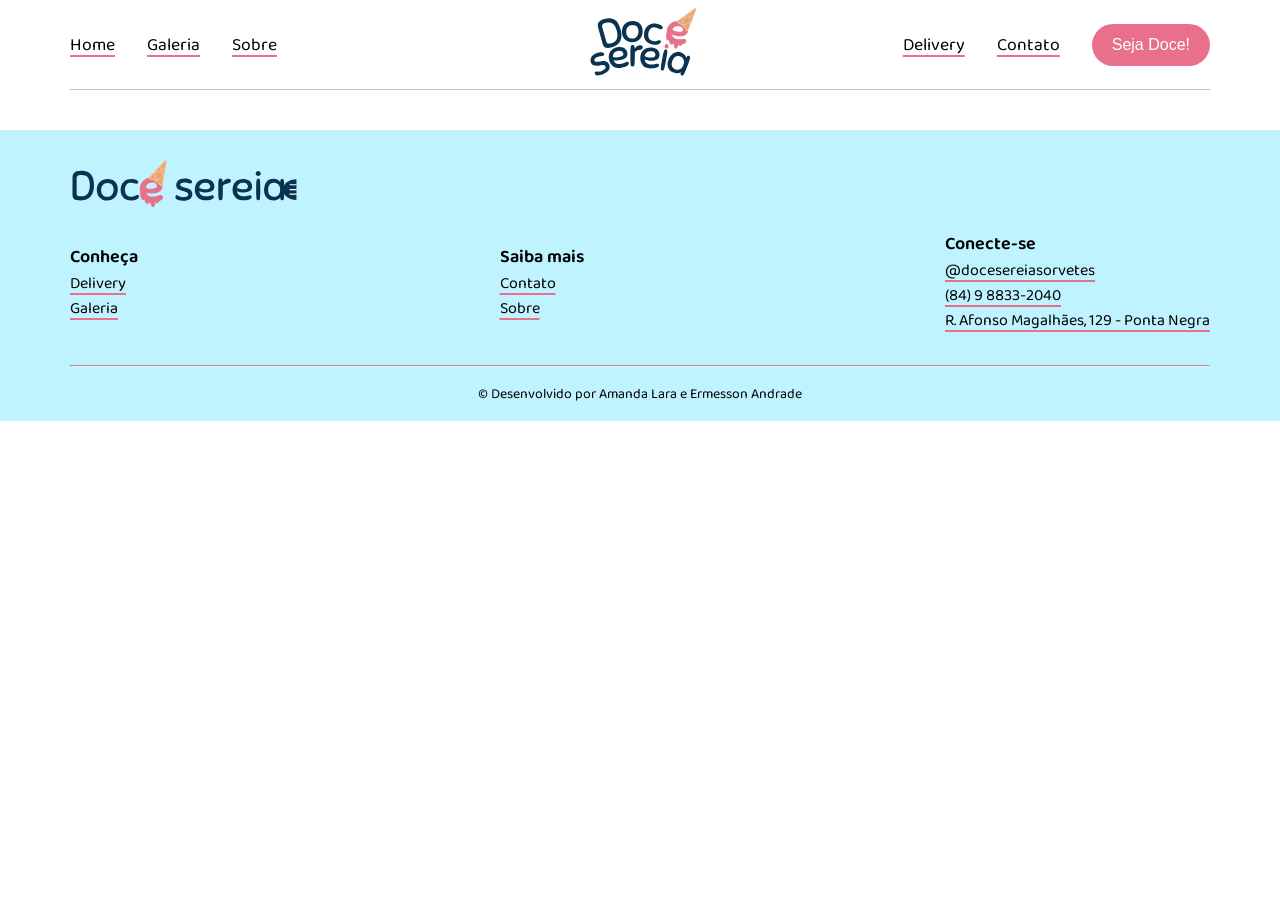
<file: template.html>
<!DOCTYPE html>
<html lang="pt-br">
<head>
    <meta charset="UTF-8">
    <meta name="viewport" content="width=device-width, initial-scale=1.0">
    <title>Exemplo</title>
    <link rel="shortcut icon" href="assets/icons/favicon.png" type="image/x-icon">
    <link rel="stylesheet" href="styles/main.css">
    <link rel="stylesheet" href="https://cdnjs.cloudflare.com/ajax/libs/font-awesome/5.15.4/css/all.min.css">
    <script src="scripts/main.js"></script>
</head>
<body>
    <header class="">
        <div class="header-desktop container flex-row">
            <nav class="nav-header">
                <ul class="flex-row">
                    <li>
                        <a class="pink-underline" href="index.html">Home</a>
                    </li>
                    <li>
                        <a class="pink-underline" href="gallery.html">Galeria</a>
                    </li>
                    <li>
                        <a class="pink-underline" href="about.html">Sobre</a>
                    </li>
                </ul>
            </nav>

            <figure class="logo-header">
                <a href="index.html">
                    <img src="assets/vectors/logo-vertical.svg" alt="Logo vertical da Doce Sereia">
                </a>
            </figure>
            <nav class="nav-header flex-row">
                <ul class="flex-row">
                    <li>
                        <a class="pink-underline" href="delivery.html">Delivery</a>
                    </li>
                    <li>
                        <a class="pink-underline" href="contact.html">Contato</a>
                    </li>
                </ul>

                <button class="seja-doce-button">
                    <a href="register.html">Seja Doce!</a>
                </button>
            </nav>
        </div>
        <div class="header-mobile">
            <figure class="logo-header-mobile">
                <img src="assets/vectors/logo-horizontal.svg" alt="">
            </figure>

            <div class="dropdown">
                <button class="dropbtn">
                    <i class="fa fa-bars"></i>
                </button>
                <div class="dropdown-content">
                    <a href="index.html">Home</a>
                    <a href="gallery.html">Galeria</a>
                    <a href="about.html">Sobre</a>
                    <a href="delivery.html">Delivery</a>
                    <a href="contact.html">Contato</a>
                    <a href="register.html">Seja Doce</a>
                </div>
            </div>
        </div>
    </header>

    <main>
        
    </main>

    <footer class="flex-column">
        <div class="footer-content">
            <figure class="logo-footer">
                <img src="assets/vectors/logo-horizontal.svg" alt="Logo Horizontal da Doce Sereia">
            </figure>
    
            <div class="info-wrapper-footer">
                <!-- ADICIONAR ÍCONES COM FONT AWESOME DEPOIS -->
                <div class="footer-discover">
                    <ul>
                        <li class="footer-section-title">Conheça</li>
                        <li class="pink-underline">
                            <i></i><a href="delivery.html">Delivery</a>
                        </li>
                        <li class="pink-underline">
                            <i></i><a href="gallery.html">Galeria</a>
                        </li>
                    </ul>
                </div>
                <div class="footer-findout-more">
                    <ul>
                        <li class="footer-section-title">Saiba mais</li>
                        <li class="pink-underline">
                            <a href="contact.html">Contato</a>
                        </li>
                        <li class="pink-underline">
                            <a href="about.html">Sobre</a>
                        </li>
                    </ul>
                </div>
                <div class="connect">
                    <ul>
                        <li class="footer-section-title">Conecte-se</li>
                        <li class="pink-underline">
                            <i></i><a target="_blank" href="https://www.instagram.com/docesereiasorvetes/">@docesereiasorvetes</a>
                        </li>
                        <li class="pink-underline">
                            <i></i><a target="_blank" href="tel:+5584998332040">(84) 9 8833-2040</a>
                        </li>
                        <li class="pink-underline">
                            <i></i><a target="_blank" href="https://maps.app.goo.gl/mbs2X7UTCmA4CGFN6">R. Afonso Magalhães, 129 - Ponta Negra</a>
                        </li>
                    </ul>
                </div>
            </div>

            <div class="credits">
                <hr class="footer-divider flex-column">
                <p>&copy; Desenvolvido por Amanda Lara e Ermesson Andrade</p>
            </div>
        </div>
    </footer> 
</body>
</html>
</file>
<file: styles/main.css>
@import url('https://fonts.googleapis.com/css2?family=Baloo+Thambi+2:wght@400..800&display=swap');
@import url('https://fonts.googleapis.com/css?family=Barrio:wght@400..800&display=swap');
@import url('variables.css');
@import url('reset.css');
@import url('header-footer.css');
@import url('home.css');

body {
  display: flex;
  flex-direction: column;
  min-height: 100vh;
  align-items: center;

  font-family: var(--main-font);
  font-size: var(--main-font-size);

  gap: 20px;
}

.container {
  width: clamp(300px, 1140px, 1140px);
  margin: 0 auto;
}

.flex-row {
  display: flex;
  flex-direction: row;
  justify-content: space-between;
  align-items: center;
  height: fit-content;
  gap: 32px;
}

.flex-column {
  display: flex;
  flex-direction: column;
  justify-content: space-between;
  align-items: center;
  height: fit-content;
  gap: 32px;
}

.grid {
  display: grid;
}

.pink-underline {
  color: black;
  transition-duration: 0.2s;
  text-decoration: underline var(--main-pink);
  text-decoration-thickness: 2px;
  text-underline-offset: 5px;

  &:hover {
    transition-duration: 0.2s;
    color: var(--main-pink);
    cursor: pointer;
  }
}

.yellow-underline {
  color: black;
  transition-duration: 0.2s;
  text-decoration: underline var(--main-yellow);
  text-decoration-thickness: 2px;
  text-underline-offset: 5px;
}

@media screen and (max-width: 1140px) {
  body {
    display: flex;
    flex-direction: column;
    align-items: center;
    gap: 10px;
  }

  .container {
    width: 90vw;
  }
}
</file>
<file: styles/contact.css>
@import url('variables.css');

main{
    display: flex;
    flex-direction: column;
    align-items: center;
    gap: 2.5em;
    margin: auto;
    padding-bottom: 3em;
}

.first-section {
    display: flex;
    flex-direction: row;
    align-items: center;
    
    .contato {
        width: 50%;
    }

    figure {
        width: 35%;
    }
}

.contato {
    display: flex;
    flex-direction: column;
    gap: 2em;

    h1 {
        font-size: 3em;
        font-weight: 500;
    }

    p {
        margin-top: -2em;
    }
}

.contato .contact-form {
    display: flex;
    flex-wrap: wrap;
    gap: 1em;
}

.contact-form label {
    display: flex;
    flex-direction: column;
    gap: .5em;
    width: 100%;

    margin-left: 1em;
    
    input {
        margin-left: -1em;
        width: 100%;
        height: 40px;
        border-radius: 20px;
        border: 1px solid #E5E7EB;
        font-size: 16px;
        font-family: 'Baloo Thambi 2';
        color: black;
        padding: 20px;

        &::placeholder {
            color: #BEBEBE;
            margin-left: 10px;
        }
    }
}

.contact-form label:nth-child(-n+4) {
    width: calc(45%);
}

.contact-form label:nth-child(5) {
    width: 100%;

    textarea {
        resize: none;
        width: 100%;
        height: 100px;
        border-radius: 20px;
        border: 1px solid #E5E7EB;
        font-size: 16px;
        font-family: 'Baloo Thambi 2';
        color: black;
        margin-left: -1em;
        padding: 20px;

        &::placeholder {
            color: #BEBEBE;
            margin-left: 10px;
        }
    }
}


div.box1{
    display: flex;
    justify-content: space-between;
    align-items: center;
    padding: 50px 0;
}

div.box1 h1 {
    font-size: 56px;
    text-decoration-thickness: 5px;
}

div.box1 p {
    width: 50%;
    font-size: 18px;
    color: rgba(92, 92, 92, 1);
}


div.box1 form label {
    font-size: 18px;
    font-family: 'Baloo Thambi 2';
    color: #5C5C5C;
}

input{
    width: 250px;
    height: 51px;
    border-radius: 20px;
    border: 1px solid #E5E7EB;
    font-size: 16px;
    font-family: 'Baloo Thambi 2';
    color: #BEBEBE;
}

input#enviar{
    width: 159px;
    height: 39px;
    background-color: #27588D;
    color: white;
    font-family: 'Baloo Thambi 2';
    font-size: 18px;
    border: none;

    &:hover {
        cursor: pointer;
    }
}

div.box2{
    width: 100vw !important;
    display: flex;
    justify-content: center;
    align-items: center;
    justify-content: space-between;
    background-color: #FFB7C7;
    width: 100%;
    padding-right: calc((100% - 1140px)/2);
    padding-left: calc((100% - 1140px)/2);
    padding-top: 1em;
    padding-bottom: 1em;
}

div.box2_part{
    display: flex;
    align-items: center;
    gap: 1em;
}

div.box3{
    display: flex;
    flex-direction: column;
    align-items: center;
    gap: 1em;
    text-align: center;

    iframe {
        width: 100%;
        border-radius: 10px;
    }
}
h2{
    margin-bottom: 10px;
}
</file>
<file: styles/delivery.css>
@import url('variables.css');

main {
    gap: 3em !important;
}

section.delivery-banner {
    background-image: url('../assets/others/banner-azul.png');
    background-size: contain;
    aspect-ratio: 1140 / 209;
    width: 100%;

    display: flex;
    flex-direction: column;
    justify-content: center;
    align-items: left;
    padding: 2em 5em;

    border-radius: 20px;

    p, h1 {
        color: var(--white);

        &:hover {
            cursor: default;
            color: var(--white);
        }
    }

    h1 {
        font-size: 2.5em;
        text-decoration-thickness: 5px;
    }

    p {
        width: 50%;
        font-size: 1em;
    }
}

div.search-filter-bar {
    display: flex;
    align-items: center;
    justify-content: center;
    width: 100%;

    input[type=text] {
        width: 40%;
        padding: 10px;
        border: 1px solid var(--lighter-gray);
        border-radius: 20px;
        margin-right: 10px;
        font-size: 0.8em;

        background-image: url('../assets/icons/search-icon.png');
        background-repeat: no-repeat;
        background-size: 25px;
        background-position: center right 16px;

        &:focus {
            outline: none;
            border: 1px solid var(--main-blue);
        }
    }

    button.filter-button {
        border: none;
        padding: 10px 50px 10px 30px;
        border-radius: 20px;
        background-color: var(--main-pink);
        background-image: url('../assets/icons/filter-icon.png');
        background-repeat: no-repeat;
        background-size: 25px;
        background-position: center right 10px;
        color: var(--white);
        cursor: pointer;
        font-size: 0.9em;

        &:hover {
            background-color: var(--lighter-pink);
        }
    }
}

section.explore {
    display: flex;
    flex-direction: row;
    flex-wrap: wrap;
    align-items: start;

    div.explore-by-category {
        display: flex;
        flex-direction: column;
        gap: 1em;
        width: 100%;
        
        .cateories-wrapper {
            width: 100%;
            gap: 0px;
            justify-content: start;
            gap: 10px;
            flex-wrap: wrap;

            div {
                padding: 4px 0;

                border: 1px solid var(--lighter-gray);
                border-radius: 10px;
                width: 19%;
                gap: 14px;
                justify-content: left !important;

                img {
                    z-index: -1;
                    width: 3em !important;
                    height: 3em !important;
                }

                h3 {
                    font-size: 1.1em;
                    font-weight: 600;
                }

                &:hover {
                    cursor: pointer;
                    border: 1px solid var(--main-cian);
                }
            }   
        } 
    }

    .explore-tabs {
        width: 100%;
        margin-bottom: -1.75em;

        fieldset {
            border: none;
            display: flex;
            gap: 14px;
        
            margin-left: 1.5em;
            margin-bottom: 0.25em;
        
            input[type=radio] {
                display: none;
                
                &:hover + label {
                    cursor: pointer;
                }
                
                &:checked + label {
                    font-weight: 600;
                    text-decoration: underline 2px solid var(--main-pink);
                }
            }
            label {
                font-weight: 500;
                user-select: none;
                font-size: 1.3em;
            }
        }
    } 
        

    .explore-icecreams {
        width: 70%;
        max-width: 70%;

        .icecreams-cards-wrapper {
            display: grid;
            grid-template-columns: repeat(3, 1fr);
            gap: 1.15em;
            padding: 1.5em 2em;
            border-radius: 20px;

            background-color: var(--lighter-pink);

            .icecream-card {
                border: 2px solid #E5E7EB;

                position: relative;

                padding: 0.75em;
                border-radius: 14px;

                background-color: var(--white);
                display: flex;
                flex-direction: column;
                align-items: left;
                justify-content: center;

                img {
                    width: 100% !important;
                    height: 8em !important;
                    border-radius: 10px;

                    object-fit: cover;
                    object-position: center top !important;
                }

                h2 {
                    margin-top: 0.5em;
                    margin-bottom: -0.5em;
                    font-weight: 500;
                    font-size: 1em;
                }

                .icecream-card-price {
                    font-weight: 600;
                    font-size: 1.2em;
                    margin-bottom: 0.5em;

                    .rs {
                        font-size: 0.7em !important;
                        margin-right: 2px;
                    } 
                }

                button {
                    border: none;
                    padding: 6px 0;
                    border-radius: 10px;
                    background-color: var(--main-pink);
                    color: var(--white);
                    cursor: pointer;
                    font-size: 0.9em;
                    transition-duration: 0.2s;

                    &:hover {
                        transition-duration: 0.2s;
                        background-color: var(--darker-pink);
                    }
                }

                div.icecream-rating {
                    position: absolute;
                    display: flex;
                    align-items: center;
                    gap: 3px;

                    background-color: var(--white);

                    top: 0;
                    right: 0;

                    padding: 5px 20px 2px 10px;

                    border-radius: 10px 10px 0 10px; 

                    img {
                        width: 1em !important;
                        height: 1em !important;
                    }

                    p {
                        font-size: 1em;
                        font-weight: 500;
                        color: var(--black);
                    }
                }
            }
        }
    }

    .my-order {
        width: 27%;
        max-width: 27%;

        padding: 1em;

        border: 1px solid var(--lighter-gray);
        border-radius: 20px;

        gap: 0;

        hr.order-divider {
            height: 1px;
            width: 100%;
            color: rgba(0, 0, 0, 0.1);
            background-color: rgba(0, 0, 0, 0.1);
        }

        .order-header {
            width: 100%;

            h1 {
                font-size: var(--text-font-size);
                justify-content: start;
                gap: 6px;
    
                img {
                    width: 1.2em;
                }
            }
        }   

        .order-item {
            padding: 0 1em;
            margin: 1em 0;
            width: 100%;

            gap: 1em;

            figure {
                width: 50px !important;
                height: 50px !important;
                
                img {
                    border-radius: 10px;
                    height: 100%;
                }
            }

            .order-info {
                width: 100%;

                h2.order-name {
                    font-size: 1em !important;
                    font-weight: 400;
                }

                p.order-price-quantity {
                    margin-top: -0.5em;
                    font-size: 1.1em;
                    font-weight: 500;

                    .order-price-quantity {
                        margin-left: 3px;
                        font-size: 0.8em !important;
                    }
                }
            }
        }

        .finish-order {
            background-color: var(--lighter-pink);
            width: 100%;

            padding: 1em 2em;

            gap: 0.5em;

            border-radius: 14px;
            outline: 2px dashed rgba(0, 0, 0, 0.1); 

            p {
                width: 100%;

                .subtotal, .discount, .total {
                    font-size: 1em;
                    font-weight: 400;
                }

                .subtotal-value, .discount-value, .total-value {
                    font-weight: 600;
                }

                .total, .total-value {
                    font-size: 1.2em;
                }
            }

            hr {
                color: rgba(0, 0, 0, 0.25);
                background-color: rgba(0, 0, 0, 0.25);
                width: 100%;
            }


            button.finish-order-button {
                width: 100%;

                border: none;
                padding: 6px 0;
                border-radius: 80px;
                background-color: var(--main-pink);
                color: var(--white);
                cursor: pointer;
                font-size: 0.9em;
                transition-duration: 0.2s;

                &:hover {
                    transition-duration: 0.2s;
                    background-color: var(--darker-pink);
                }
            }
        }
    }
}

.flow-diagram {
    position: relative;

    .flow-diagram-step {
        display: flex;
        justify-content: center;
        gap: 0;

        figure.flow-diagram-step-icon {
            box-sizing: content-box;

            background-color: var(--main-yellow);
            border-radius: 50%;
            padding: 6px;

            width: 35px;
            height: 35px;

            border-bottom: 4px solid var(--main-cian);
            border-left: 1px solid var(--main-cian);
            border-right: 1px solid var(--main-cian);

            img {
                width: 100%;
                height: 100%;
            }
        }

        p {
            text-align: center;
            font-size: 1em;
            font-weight: 500;
            color: var(--black);
        }
    }

    hr {
        position: absolute;
        height: 3px;
        background-color: var(--main-cian);
        color: var(--main-cian);
        width: 97%;
        left: 3%;
        top: calc(50px / 2);
        z-index: -1;
    }
}

@media screen and (min-width: 1140px) {
    .flow-diagram {
        width: 80%;
    }
}
</file>
<file: styles/login.css>
@import url('variables.css');

.first-section {
    display: flex;
    flex-direction: row;
    align-items: center;
    
    .Login {
        width: 50%;
    }

    figure {
        width: 35%;
    }
}

.login-form label {
    display: flex;
    flex-direction: column;
    width: 100%;
    
    input {
        margin-left: -1em;
        width: 100%;
        height: 40px;
        border-radius: 20px;
        border: 1px solid #E5E7EB;
        font-size: 16px;
        font-family: 'Baloo Thambi 2';
        color: black;
        padding: 20px;
    }

}

input[type=submit]{
    margin-left: -1em;
        width: 100%;
        height: 40px;
        border-radius: 20px;
        border: 1px solid #E5E7EB;
        font-size: 16px;
        font-family: 'Baloo Thambi 2';
        color: black;
}

input#enviar{
    background-color: #E8708B;
    color: rgb(255, 255, 255);
    font-weight: bold;
}

#conected-button{
    display: flex;
    gap: 10px;
    margin: 10px;
}
</file>
<file: styles/register.css>
@import url('variables.css');

.first-section {
    display: flex;
    flex-direction: row;
    align-items: center;
    justify-content: space-between;
    gap: 0;
    
    .Registro {
        width: 50%;
    }

    figure {
        width: 50%;

        img {
            width: 100%;
            object-fit: cover;
        }
    }

}

.register-form {
    width: 100%;
}

.register-form label {
    display: flex;
    flex-direction: column;
    width: 100%;
    
    input {
        margin-left: -1em;
        width: 100%;
        height: 40px;
        border-radius: 20px;
        border: 1px solid #E5E7EB;
        font-size: 16px;
        font-family: 'Baloo Thambi 2';
        color: black;
        padding: 20px;
    }

}

input[type=submit]{
    margin-left: -1em;
        width: 100%;
        height: 40px;
        border-radius: 20px;
        border: 1px solid #E5E7EB;
        font-size: 16px;
        font-family: 'Baloo Thambi 2';
        color: black;
}

input#enviar{
    background-color: #28598C;
    color: rgb(255, 255, 255);
    font-weight: bold;
}
</file>
